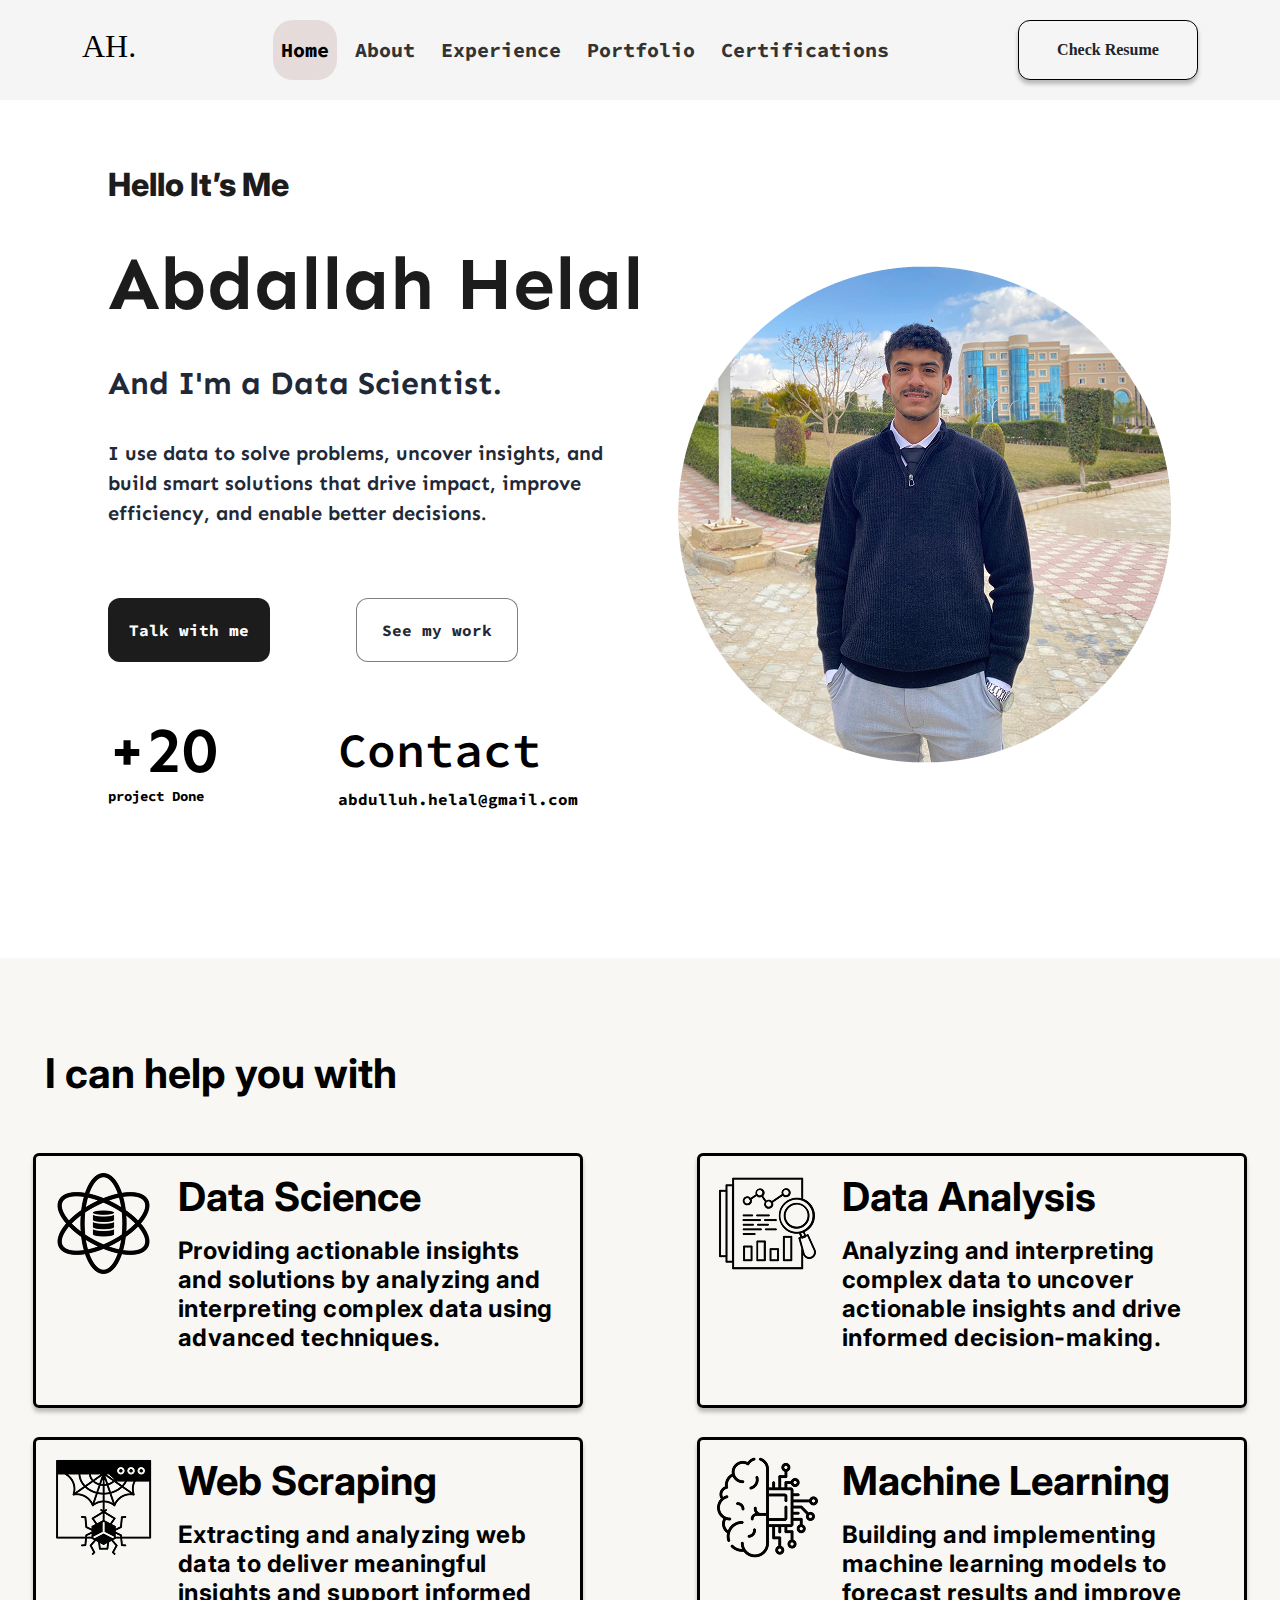
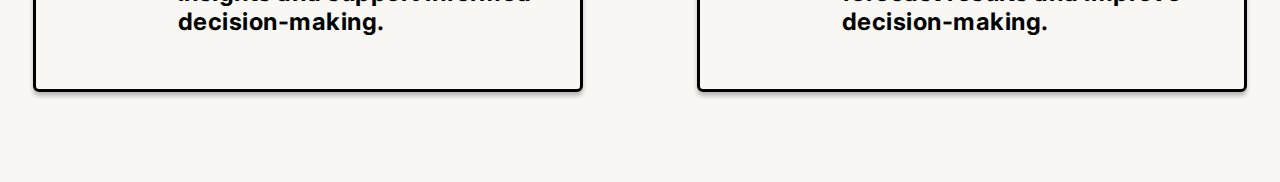
<file: index.html>
<!DOCTYPE html>
<html lang="en">
  <head>
    <meta charset="UTF-8" />
    <meta name="viewport" content="width=4, initial-scale=1.0" />
    <link rel="preconnect" href="https://fonts.googleapis.com" />
    <link rel="preconnect" href="https://fonts.gstatic.com" crossorigin />
    <link
      href="https://fonts.googleapis.com/css2?family=Inter:ital,opsz,wght@0,14..32,100..900;1,14..32,100..900&family=Sen:wght@400..800&family=Source+Code+Pro:ital,wght@0,200..900;1,200..900&display=swap"
      rel="stylesheet"
    />
    <link
      href="https://cdn.jsdelivr.net/npm/bootstrap@5.3.0/dist/css/bootstrap.min.css"
      rel="stylesheet"
    />
    <link rel="stylesheet" href="./css/style.css" />
    <title>Home</title>
  </head>
  <body>
    <main>
      <!-- <header>
       
        <nav>
          <a href="#">Home</a>
          <a href="">About</a>
          <a href="#">Experience</a>
          <a href="#">Portfolio</a>
          <a href="#">Certifications</a>
        </nav>
        <div class="Resume">Check Resume</div> -->
      <!-- </header> -->

      <!-- <header> -->
      <nav class="navbar navbar-expand-lg fixed-top" id="mainNavbar">
        <div class="container">
          <a class="navbar-brand" href="#"> <h2>AH.</h2></a>
          <button
            class="navbar-toggler"
            type="button"
            data-bs-toggle="collapse"
            data-bs-target="#navbarNavDropdown"
            aria-controls="navbarNavDropdown"
            aria-expanded="false"
            aria-label="Toggle navigation"
          >
            <span class="navbar-toggler-icon"></span>
          </button>
          <div
            class="collapse navbar-collapse naiv justify-content-center"
            id="navbarNavDropdown"
          >
            <ul class="navbar-nav">
              <li class="nav-item">
                <a class="nav-link" aria-current="page" href="./index.html">Home</a>
              </li>
              <li class="nav-item">
                <a class="nav-link" href="./about.html">About</a>
              </li>
              <li class="nav-item">
                <a class="nav-link" href="./experience.html">Experience</a>
              </li>
              <li class="nav-item">
                <a class="nav-link" href="./portfollio.html">Portfolio</a>
              </li>
              <li class="nav-item">
                <a class="nav-link" href="./certifications.html">Certifications</a>
              </li>
              <!-- <li class="nav-item dropdown">
                <a
                  class="nav-link dropdown-toggle"
                  href="#"
                  role="button"
                  data-bs-toggle="dropdown"
                  aria-expanded="false"
                >
                  Dropdown link
                </a>
                <ul class="dropdown-menu">
                  <li><a class="dropdown-item" href="#">Action</a></li>
                  <li><a class="dropdown-item" href="#">Another action</a></li>
                  <li>
                    <a class="dropdown-item" href="#">Something else here</a>
                  </li>
                </ul>
              </li> -->
            </ul>
          </div>

          <div class="Resume d-lg-flex d-none">Check Resume</div>
        </div>
      </nav>
      <!-- </header> -->

      <!-- Start Section -->
      <section id="home" class="contaainer home p-5 m-5">
        <div class="container">
          <div class="top">
            <h4>Hello It’s Me</h4>
            <h2>Abdallah Helal</h2>
            <h5>And I'm a <span>Data Scientist.</span></h5>
            <p>
              I use data to solve problems, uncover insights, and build smart
              solutions that drive impact, improve efficiency, and enable better
              decisions.
            </p>

            <div class="btns">
              <a href="" class="talk">Talk with me</a>
              <a href="" class="see">See my work</a>
            </div>

            <div class="numbers">
              <div class="number">
                <h2>+20</h2>
                <span>project Done</span>
              </div>

              <div class="contact">
                <h2>Contact</h2>
                <span
                  ><a href="mailto:abdulluh.helal@gmail.com"
                    >abdulluh.helal@gmail.com</a
                  ></span
                >
              </div>
            </div>
          </div>

          <div class="imageportfollio">
            <img src="./imgs/Ellipse 1.png" alt="" />
          </div>
        </div>
      </section>
      <!-- End Section -->

      <!-- Start Section -->
      <section class="homeDetails">
        <!-- <div class="container"> -->
        <div class="contaainer details">
          <h2>I can help you with</h2>

          <div class="cards row">
            <div class="card col-md-6 col-12">
              <div class="image-card">
                <img src="./imgs/image 1.png" alt="" />
              </div>
              <div class="info-card">
                <h3>Data Science</h3>
                <p>
                  Providing actionable insights and solutions by analyzing and
                  interpreting complex data using advanced techniques.
                </p>
              </div>
            </div>

            <div class="card col-md-6 col-12">
              <div class="image-card">
                <img src="./imgs/imagebottom.png" alt="" />
              </div>
              <div class="info-card">
                <h3>Data Analysis</h3>
                <p>
                  Analyzing and interpreting complex data to uncover actionable
                  insights and drive informed decision-making.
                </p>
              </div>
            </div>

            <div class="card col-md-6 col-12">
              <div class="image-card">
                <img src="./imgs/botpmleftpng.png" alt="" />
              </div>
              <div class="info-card">
                <h3>Web Scraping</h3>
                <p>
                  Extracting and analyzing web data to deliver meaningful
                  insights and support informed decision-making.
                </p>
              </div>
            </div>

            <div class="card col-md-6 col-12">
              <div class="image-card">
                <img src="./imgs/imagebottomright.png" alt="" />
              </div>
              <div class="info-card">
                <h3>Machine Learning</h3>
                <p>
                  Building and implementing machine learning models to forecast
                  results and improve decision-making.
                </p>
              </div>
            </div>
          </div>
        </div>
        <!-- </div> -->
      </section>
      <!-- End Section -->
    </main>
    <script src="https://cdn.jsdelivr.net/npm/bootstrap@5.3.0/dist/js/bootstrap.min.js"></script>
    <script src="./script.js"></script>
  </body>
</html>
</file>
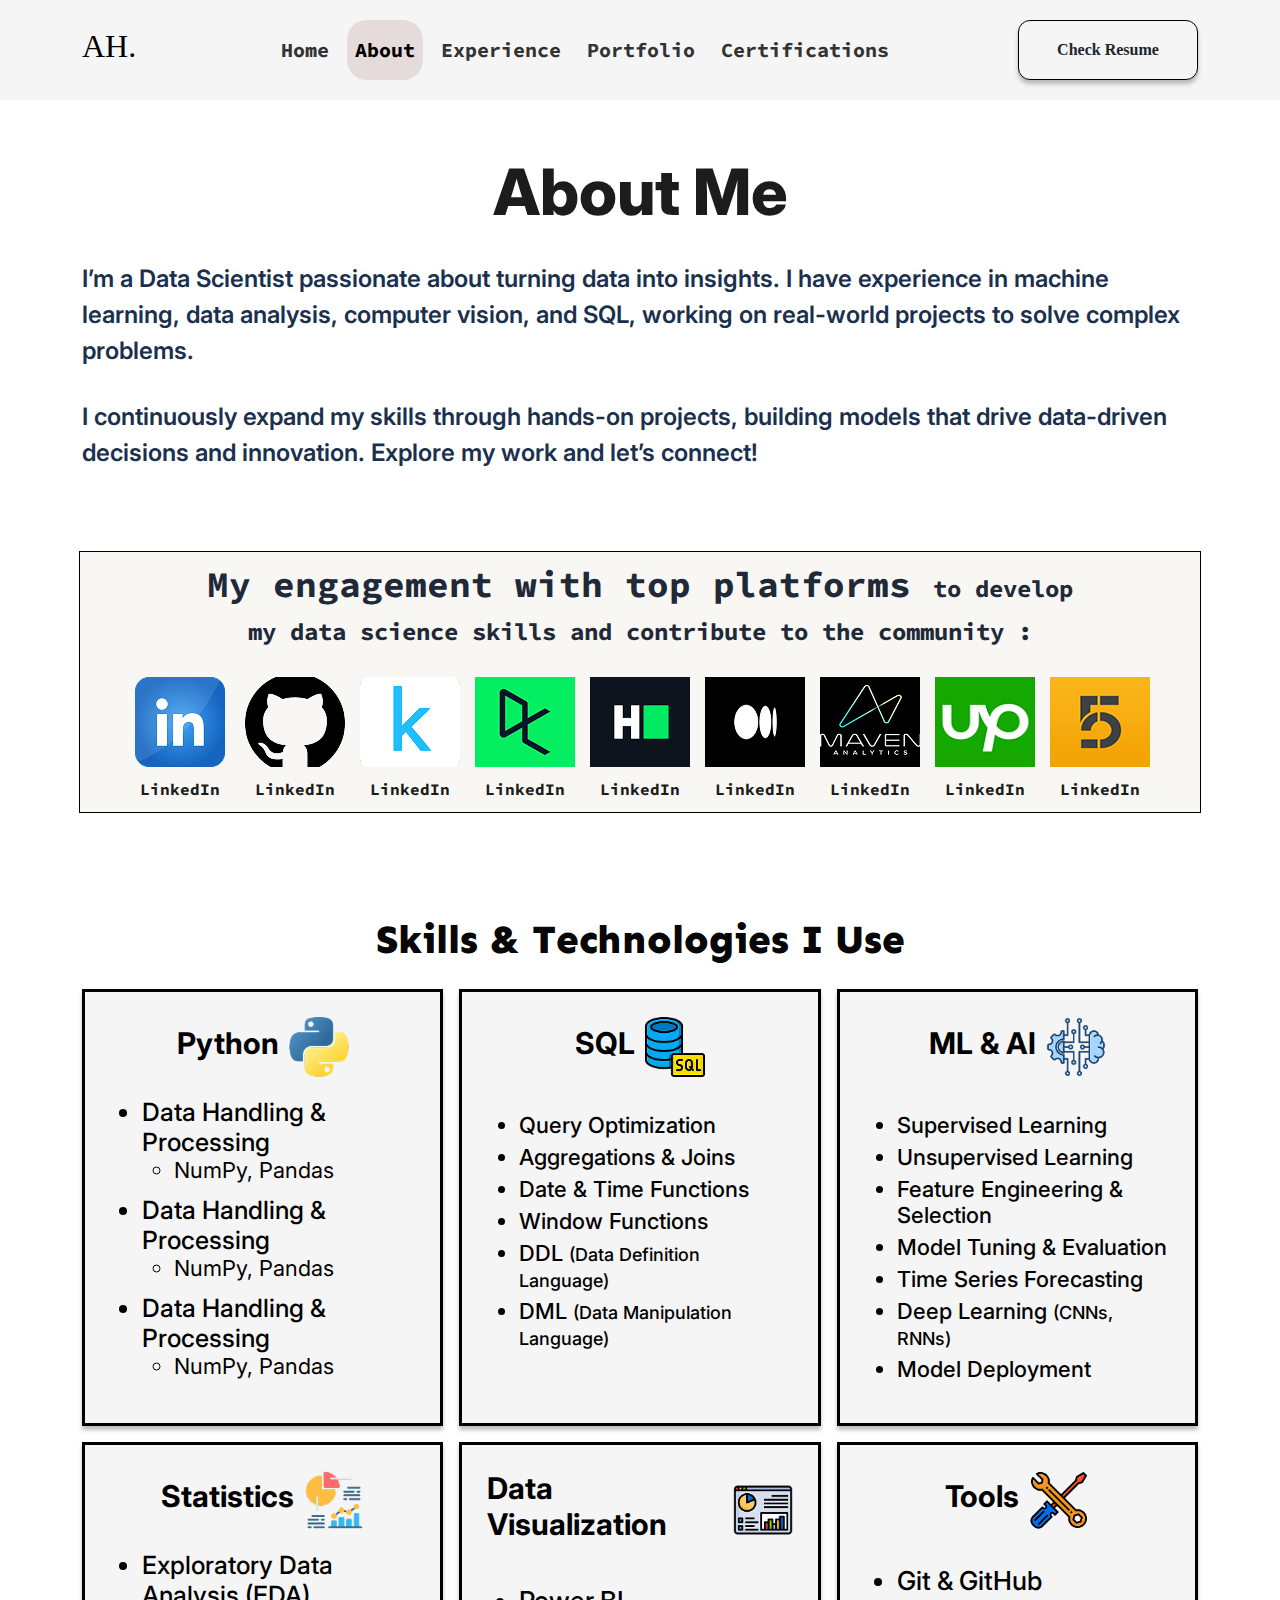
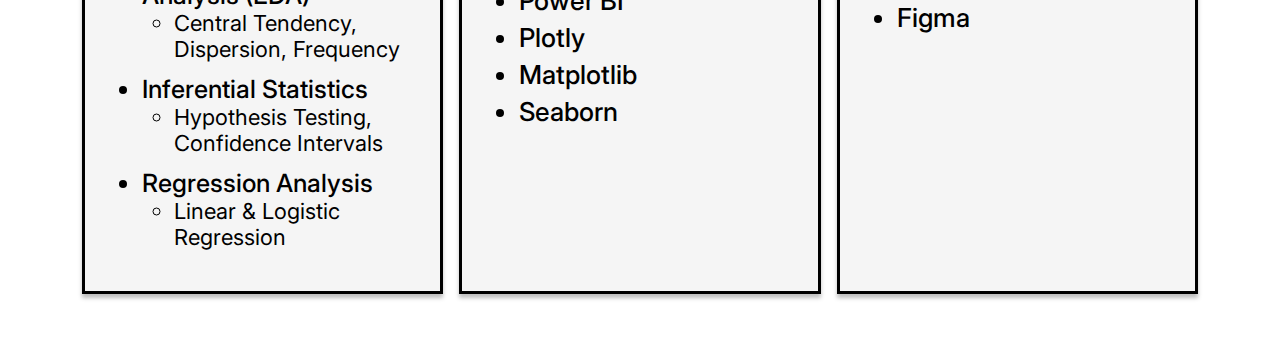
<file: about.html>
<!DOCTYPE html>
<html lang="en">
  <head>
    <meta charset="UTF-8" />
    <meta name="viewport" content="width=device-width, initial-scale=1.0" />
    <title>About</title>
    <link
      href="https://cdn.jsdelivr.net/npm/bootstrap@5.3.0/dist/css/bootstrap.min.css"
      rel="stylesheet"
    />
    <link rel="stylesheet" href="./css/style.css" />
  </head>
  <body>
    <!--  Start Header -->
    <!-- <header>
      <h2>AH.</h2>
      <nav>
        <a href="#">Home</a>
        <a href="">About</a>
        <a href="#">Experience</a>
        <a href="#">Portfolio</a>
        <a href="#">Certifications</a>
      </nav>
      <div class="Resume">Check Resume</div>
    </header> -->

    <nav class="navbar navbar-expand-lg fixed-top" id="mainNavbar">
      <div class="container">
        <a class="navbar-brand" href="#"> <h2>AH.</h2></a>
        <button
          class="navbar-toggler"
          type="button"
          data-bs-toggle="collapse"
          data-bs-target="#navbarNavDropdown"
          aria-controls="navbarNavDropdown"
          aria-expanded="false"
          aria-label="Toggle navigation"
        >
          <span class="navbar-toggler-icon"></span>
        </button>
        <div
          class="collapse navbar-collapse naiv justify-content-center"
          id="navbarNavDropdown"
        >
          <ul class="navbar-nav">
            <li class="nav-item">
              <a class="nav-link" aria-current="page" href="./index.html"
                >Home</a
              >
            </li>
            <li class="nav-item">
              <a class="nav-link" href="./about.html">About</a>
            </li>
            <li class="nav-item">
              <a class="nav-link" href="./experience.html">Experience</a>
            </li>
            <li class="nav-item">
              <a class="nav-link" href="./portfollio.html">Portfolio</a>
            </li>
            <li class="nav-item">
              <a class="nav-link" href="./certifications.html">Certifications</a>
            </li>
            <!-- <li class="nav-item dropdown">
              <a
                class="nav-link dropdown-toggle"
                href="#"
                role="button"
                data-bs-toggle="dropdown"
                aria-expanded="false"
              >
                Dropdown link
              </a>
              <ul class="dropdown-menu">
                <li><a class="dropdown-item" href="#">Action</a></li>
                <li><a class="dropdown-item" href="#">Another action</a></li>
                <li>
                  <a class="dropdown-item" href="#">Something else here</a>
                </li>
              </ul>
            </li> -->
          </ul>
        </div>

        <div class="Resume d-lg-flex d-none">Check Resume</div>
      </div>
    </nav>
    <!-- End Header -->

    <!-- Start Section About -->

    <section>
      <div class="about m-3 p-5">
        <div class="container">
          <h2>About Me</h2>
          <div class="para">
            <p>
              I’m a Data Scientist passionate about turning data into insights.
              I have experience in machine learning, data analysis, computer
              vision, and SQL, working on real-world projects to solve complex
              problems.
            </p>
            <p>
              I continuously expand my skills through hands-on projects,
              building models that drive data-driven decisions and innovation.
              Explore my work and let’s connect!
            </p>
          </div>
        </div>

        <div class="platforms">
          <h4>
            My engagement with top platforms
            <span class="dev"
              >to develop my data science skills and contribute to the community
              <span class="colon">:</span></span
            >
          </h4>

          <div class="plats">
            <div class="block">
              <img src="./imgs/Linkedin.png" alt="linkedin" />
              <span>LinkedIn</span>
            </div>
            <div class="block">
              <img src="./imgs/github.png" alt="linkedin" />
              <span>LinkedIn</span>
            </div>
            <div class="block">
              <img src="./imgs/kaggle.png" alt="linkedin" />
              <span>LinkedIn</span>
            </div>
            <div class="block">
              <img src="./imgs/Datacamp.png" alt="linkedin" />
              <span>LinkedIn</span>
            </div>
            <div class="block">
              <img src="./imgs/hackerrank.png" alt="linkedin" />
              <span>LinkedIn</span>
            </div>
            <div class="block">
              <img src="./imgs/meduim.png" alt="linkedin" />
              <span>LinkedIn</span>
            </div>

            <div class="block">
              <img src="./imgs/maven.png" alt="linkedin" />
              <span>LinkedIn</span>
            </div>
            <div class="block">
              <img src="./imgs/upwork.png" alt="linkedin" />
              <span>LinkedIn</span>
            </div>
            <div class="block">
              <img src="./imgs/khamsatpng.png" alt="linkedin" />
              <span>LinkedIn</span>
            </div>
          </div>
        </div>
      </div>
    </section>

    <!-- Start Section Skills  -->
    <section class="tech">
      <div class="container">
        <h2>Skills & Technologies I Use</h2>

        <div class="skills">
          <div class="row g-3">
            <div class="col-12 col-md-6 col-lg-4">
              <div class="card-skill">
                <div class="head">
                  <h4>Python</h4>
                  <img src="./imgs/python.png" alt="python" />
                </div>
                <ul class="main">
                  <li>
                    Data Handling & Processing
                    <ul class="branch">
                      <li>NumPy, Pandas</li>
                    </ul>
                  </li>
                  <li>
                    Data Handling & Processing
                    <ul class="branch">
                      <li>NumPy, Pandas</li>
                    </ul>
                  </li>
                  <li>
                    Data Handling & Processing
                    <ul class="branch">
                      <li>NumPy, Pandas</li>
                    </ul>
                  </li>
                </ul>
              </div>
            </div>
            <div class="col-12 col-md-6 col-lg-4">
              <div class="card-skill itemm">
                <div class="head">
                  <h4>SQL</h4>
                  <img src="./imgs/sql.png" alt="python" />
                </div>
                <ul class="unlist">
                  <li>Query Optimization</li>
                  <li>Aggregations & Joins</li>
                  <li>Date & Time Functions</li>
                  <li>Window Functions</li>
                  <li>DDL <span>(Data Definition Language)</span></li>
                  <li>DML <span>(Data Manipulation Language)</span></li>
                </ul>
              </div>
            </div>
            <div class="col-12 col-md-6 col-lg-4">
              <div class="card-skill itemm">
                <div class="head">
                  <h4>ML & AI</h4>
                  <img src="./imgs/AI.png" alt="python" />
                </div>
                <ul class="unlist">
                  <li>Supervised Learning</li>
                  <li>Unsupervised Learning</li>
                  <li>Feature Engineering & Selection</li>
                  <li>Model Tuning & Evaluation</li>
                  <li>Time Series Forecasting</li>
                  <li>Deep Learning <span>(CNNs, RNNs)</span></li>
                  <li>Model Deployment</li>
                </ul>
              </div>
            </div>
            <div class="col-12 col-md-6 col-lg-4">
              <div class="card-skill">
                <div class="head">
                  <h4>Statistics</h4>
                  <img src="./imgs/STATIC.png" alt="python" />
                </div>
                <ul class="main">
                  <li>
                    Exploratory Data Analysis (EDA)
                    <ul class="branch">
                      <li>Central Tendency, Dispersion, Frequency</li>
                    </ul>
                  </li>
                  <li>
                    Inferential Statistics
                    <ul class="branch">
                      <li>Hypothesis Testing, Confidence Intervals</li>
                    </ul>
                  </li>
                  <li>
                    Regression Analysis
                    <ul class="branch">
                      <li>Linear & Logistic Regression</li>
                    </ul>
                  </li>
                </ul>
              </div>
            </div>
            <div class="col-12 col-md-6 col-lg-4">
              <div class="card-skill">
                <div class="head">
                  <h4>Data Visualization</h4>
                  <img src="./imgs/visual.png" alt="python" />
                </div>
                <ul class="unlist">
                  <li>Power BI</li>
                  <li>Plotly</li>
                  <li>Matplotlib</li>
                  <li>Seaborn</li>
                </ul>
              </div>
            </div>
            <div class="col-12 col-md-6 col-lg-4">
              <div class="card-skill">
                <div class="head">
                  <h4>Tools</h4>
                  <img src="./imgs/tool.png" alt="python" />
                </div>

                <ul class="unlist">
                  <li>Git & GitHub</li>
                  <li>Figma</li>
                </ul>
              </div>
            </div>
          </div>
        </div>
      </div>
    </section>

    <!-- End Section Skills  -->
    <!-- End Section About -->
    <script src="https://cdn.jsdelivr.net/npm/bootstrap@5.3.0/dist/js/bootstrap.min.js"></script>
    <script src="./script.js"></script>
  </body>
</html>
</file>
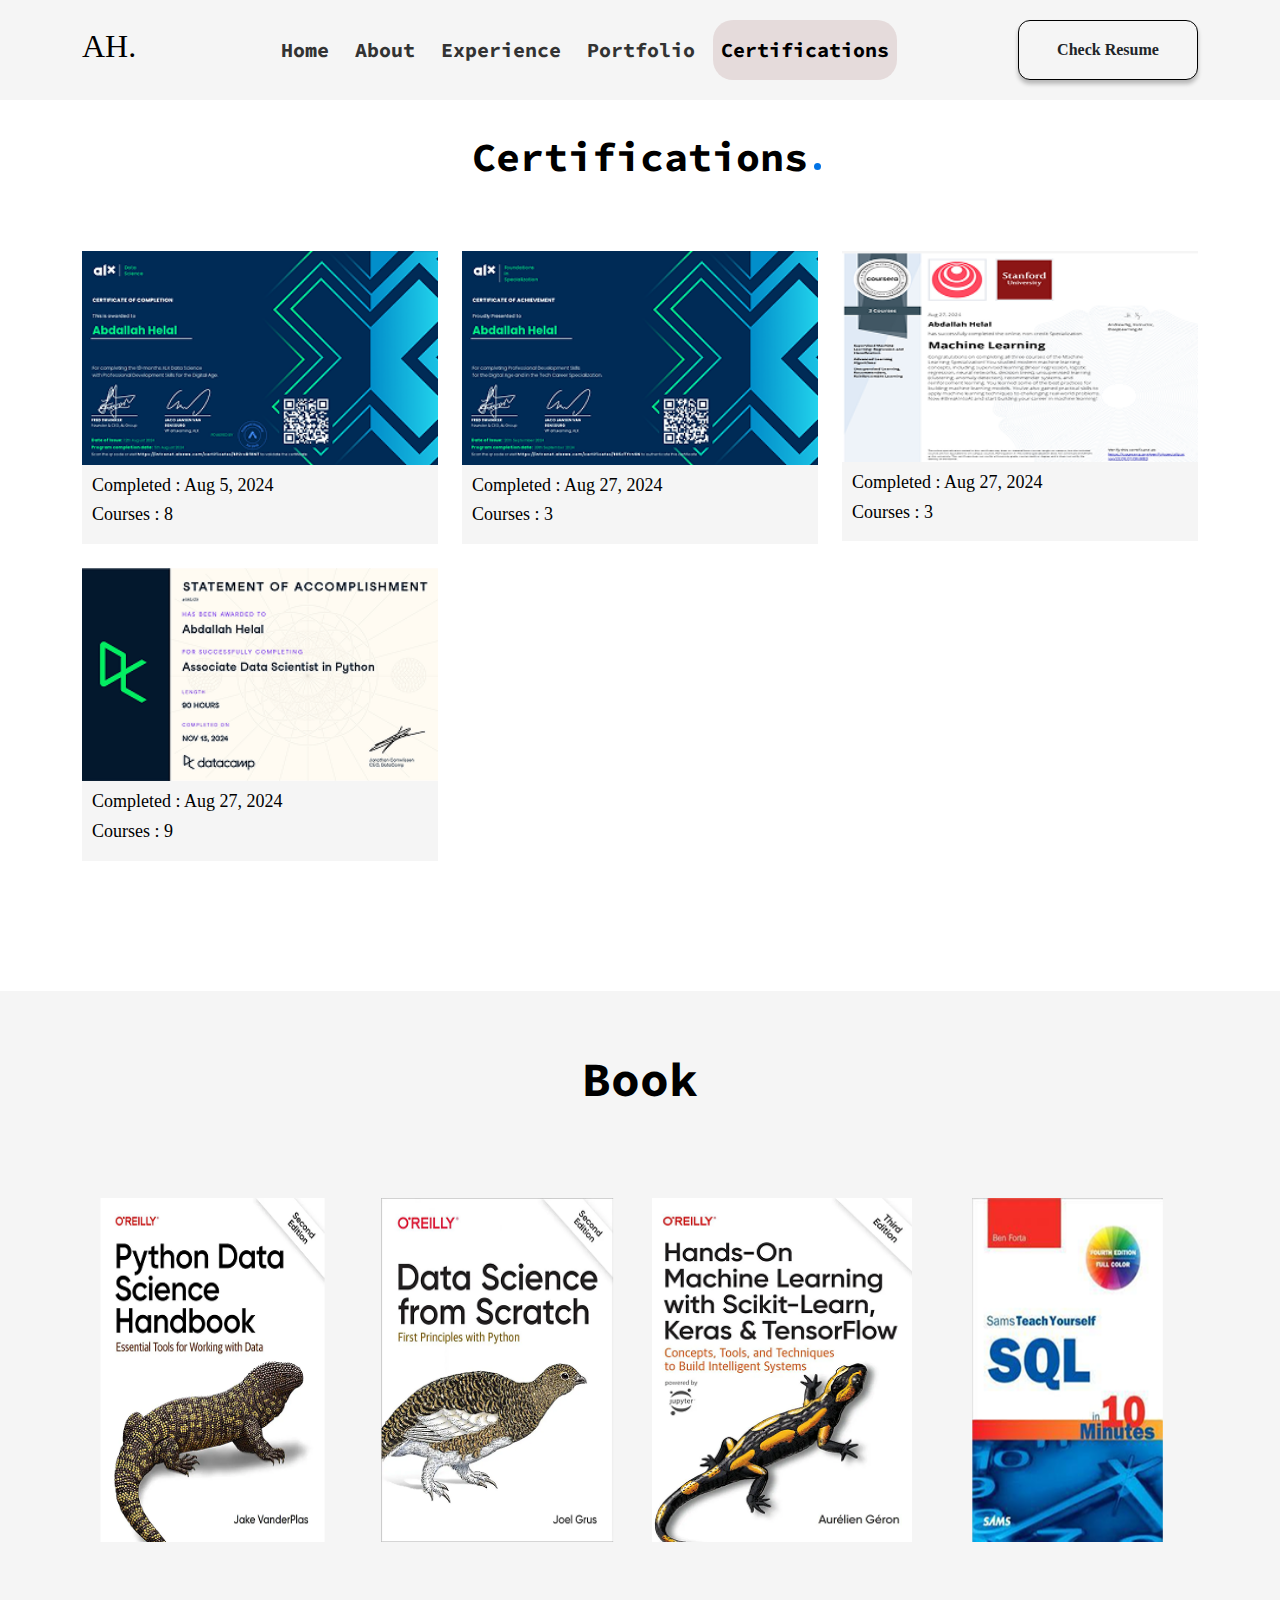
<file: certifications.html>
<!DOCTYPE html>
<html lang="en">
  <head>
    <meta charset="UTF-8" />
    <meta name="viewport" content="width=4, initial-scale=1.0" />
    <link rel="preconnect" href="https://fonts.googleapis.com" />
    <link rel="preconnect" href="https://fonts.gstatic.com" crossorigin />
    <link
      href="https://fonts.googleapis.com/css2?family=Inter:ital,opsz,wght@0,14..32,100..900;1,14..32,100..900&family=Sen:wght@400..800&family=Source+Code+Pro:ital,wght@0,200..900;1,200..900&display=swap"
      rel="stylesheet"
    />
    <link
      href="https://cdn.jsdelivr.net/npm/bootstrap@5.3.0/dist/css/bootstrap.min.css"
      rel="stylesheet"
    />
    <link rel="stylesheet" href="./css/style.css" />
    <title>Home</title>
  </head>
  <body>
    <main>
      <!-- <header>
       
        <nav>
          <a href="#">Home</a>
          <a href="">About</a>
          <a href="#">Experience</a>
          <a href="#">Portfolio</a>
          <a href="#">Certifications</a>
        </nav>
        <div class="Resume">Check Resume</div> -->
      <!-- </header> -->

      <!-- <header> -->
      <nav class="navbar navbar-expand-lg fixed-top" id="mainNavbar">
        <div class="container">
          <a class="navbar-brand" href="#"> <h2>AH.</h2></a>
          <button
            class="navbar-toggler"
            type="button"
            data-bs-toggle="collapse"
            data-bs-target="#navbarNavDropdown"
            aria-controls="navbarNavDropdown"
            aria-expanded="false"
            aria-label="Toggle navigation"
          >
            <span class="navbar-toggler-icon"></span>
          </button>
          <div
            class="collapse navbar-collapse naiv justify-content-center"
            id="navbarNavDropdown"
          >
            <ul class="navbar-nav">
              <li class="nav-item">
                <a
                  class="nav-link"
                  aria-current="page"
                  href="./index.html"
                  >Home</a
                >
              </li>
              <li class="nav-item">
                <a class="nav-link" href="./about.html">About</a>
              </li>
              <li class="nav-item">
                <a class="nav-link" href="./experience.html">Experience</a>
              </li>
              <li class="nav-item">
                <a class="nav-link" href="./portfollio.html">Portfolio</a>
              </li>
              <li class="nav-item">
                <a class="nav-link" href="./certifications.html">Certifications</a>
              </li>
              <!-- <li class="nav-item dropdown">
                <a
                  class="nav-link dropdown-toggle"
                  href="#"
                  role="button"
                  data-bs-toggle="dropdown"
                  aria-expanded="false"
                >
                  Dropdown link
                </a>
                <ul class="dropdown-menu">
                  <li><a class="dropdown-item" href="#">Action</a></li>
                  <li><a class="dropdown-item" href="#">Another action</a></li>
                  <li>
                    <a class="dropdown-item" href="#">Something else here</a>
                  </li>
                </ul>
              </li> -->
            </ul>
          </div>

          <div class="Resume d-lg-flex d-none">Check Resume</div>
        </div>
      </nav>
      <!-- </header> -->

      <section class="certification pt-5 mt-5">
        <div class="container">
          <h2 class="heading-title">Certifications</h2>

          <div class="certifications-content">
            <div class="row g-4">
              <div class="col-12 col-md-6 col-lg-4">
                <div class="certification-item">
                  <img
                    class="w-100"
                    src="./imgs/certificate1.png"
                    alt="certificate"
                  />
                  <div class="item-content-certification">
                    <h6>Completed : Aug 5, 2024</h6>
                    <h6>Courses : 8</h6>
                  </div>
                </div>
              </div>
              <div class="col-12 col-md-6 col-lg-4">
                <div class="certification-item">
                  <img
                    class="w-100"
                    src="./imgs/certificate2.png"
                    alt="certificate"
                  />
                  <div class="item-content-certification">
                    <h6>Completed : Aug 27, 2024</h6>
                    <h6>Courses : 3</h6>
                  </div>
                </div>
              </div>
              <div class="col-12 col-md-6 col-lg-4">
                <div class="certification-item">
                  <img
                    class="w-100"
                    src="./imgs/certificate3.png"
                    alt="certificate"
                  />
                  <div class="item-content-certification">
                    <h6>Completed : Aug 27, 2024</h6>
                    <h6>Courses : 3</h6>
                  </div>
                </div>
              </div>
              <div class="col-12 col-md-6 col-lg-4">
                <div class="certification-item">
                  <img
                    class="w-100"
                    src="./imgs/certificate4.png"
                    alt="certificate"
                  />
                  <div class="item-content-certification">
                    <h6>Completed : Aug 27, 2024</h6>
                    <h6>Courses : 9</h6>
                  </div>
                </div>
              </div>
            </div>
          </div>
        </div>
      </section>

      <section class="books">
        <div class="container">
          <h2>Book</h2>
          <div class="row g-4">
            <div class="col-12 col-sm-6 col-md-4 col-lg-3">
              <div class="books-content">
                <img class="w-100" src="./imgs/book1.png" alt="" />
              </div>
            </div>
            <div class="col-12 col-sm-6 col-md-4 col-lg-3">
              <div class="books-content">
                <img class="w-100" src="./imgs/book2.png" alt="" />
              </div>
            </div>
            <div class="col-12 col-sm-6 col-md-4 col-lg-3">
              <div class="books-content">
                <img class="w-100" src="./imgs/book3.png" alt="" />
              </div>
            </div>
            <div class="col-12 col-sm-6 col-md-4 col-lg-3">
              <div class="books-content">
                <img class="w-100" src="./imgs/book4.png" alt="" />
              </div>
            </div>
          </div>
        </div>
      </section>
    </main>
    <script src="https://cdn.jsdelivr.net/npm/bootstrap@5.3.0/dist/js/bootstrap.min.js"></script>
    <script src="./script.js"></script>
  </body>
</html>
</file>
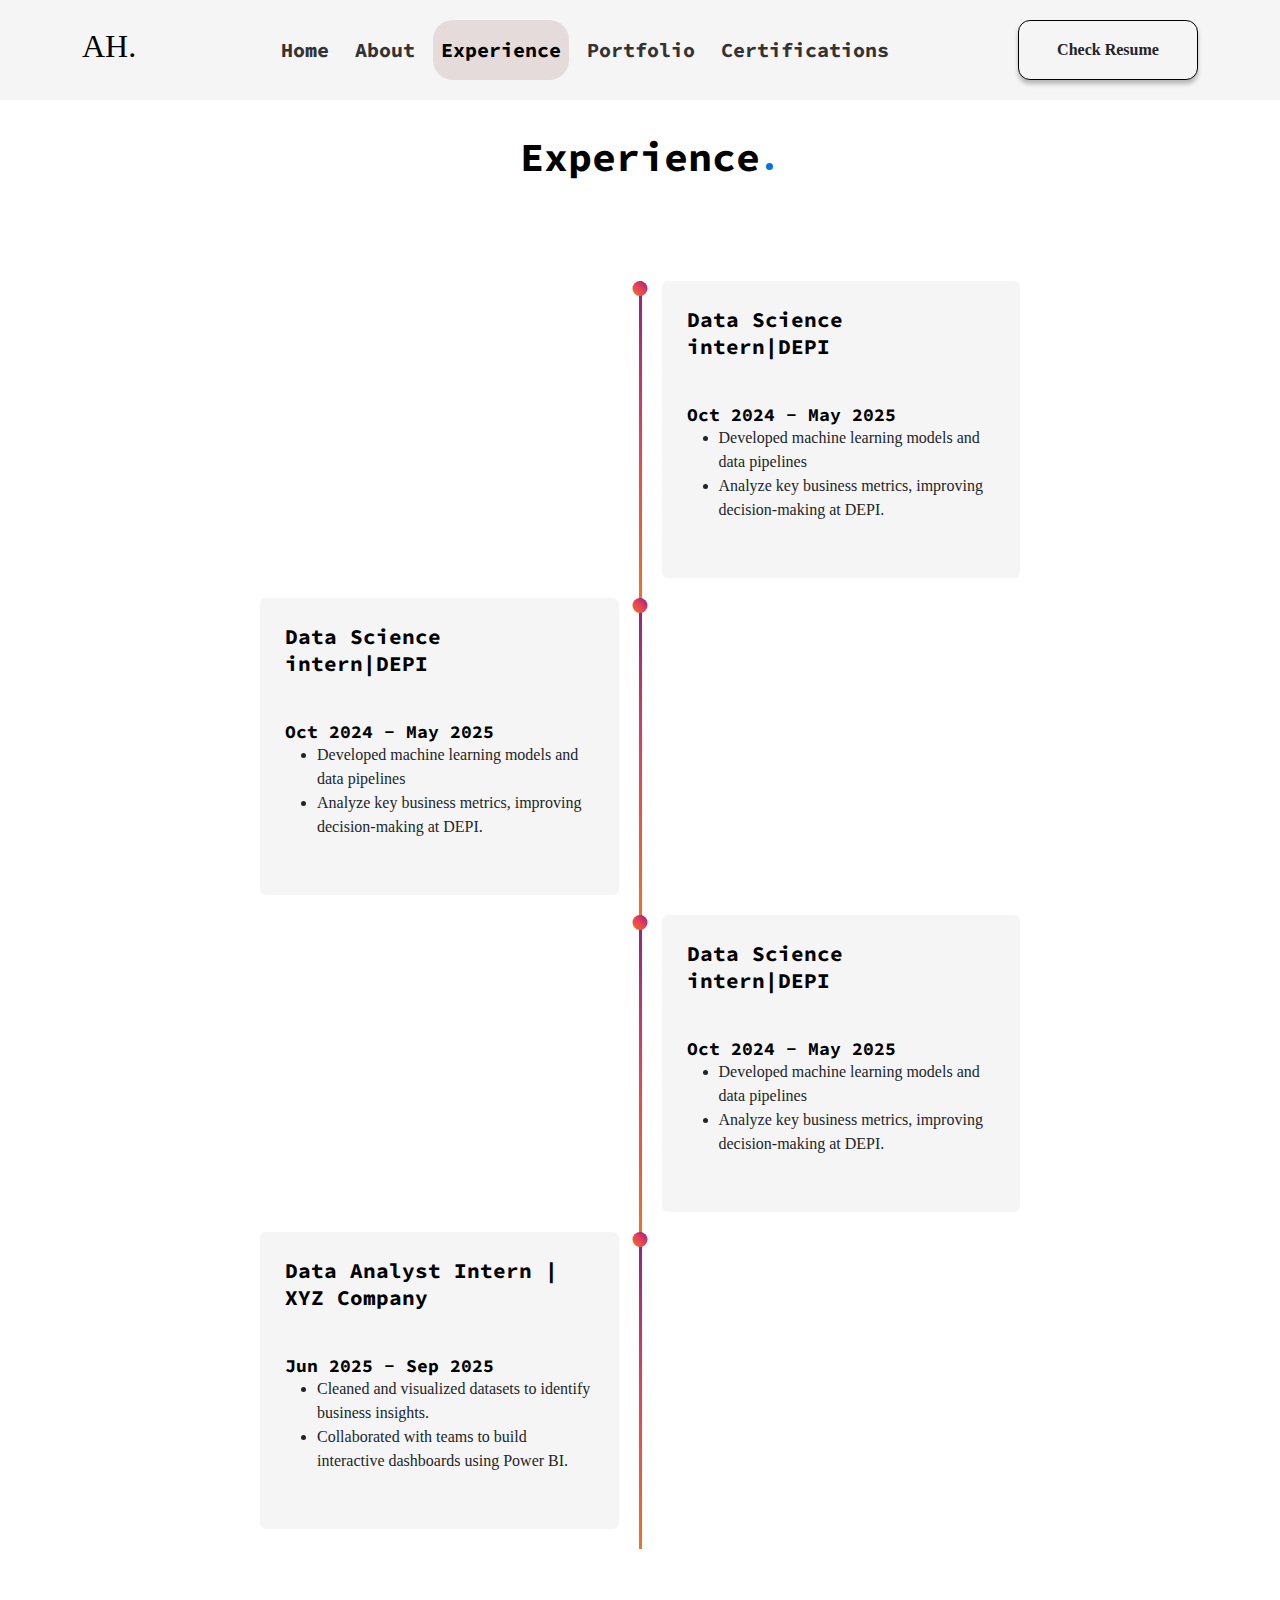
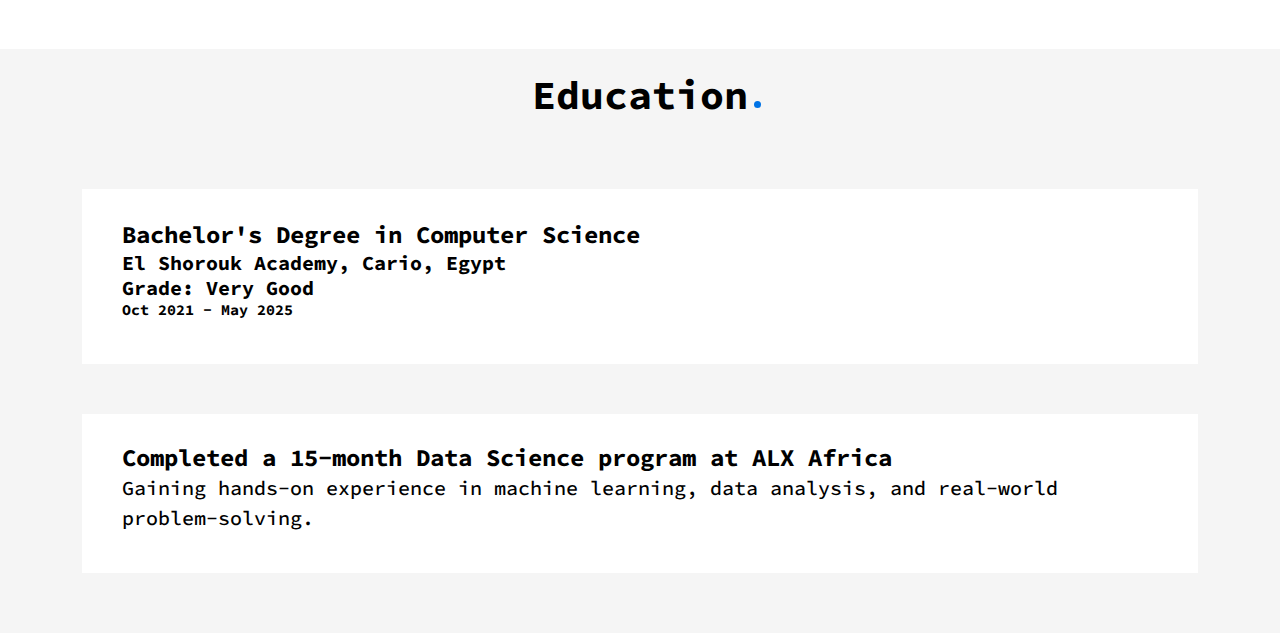
<file: experience.html>
<!DOCTYPE html>
<html lang="en">
  <head>
    <meta charset="UTF-8" />
    <meta name="viewport" content="width=4, initial-scale=1.0" />
    <link rel="preconnect" href="https://fonts.googleapis.com" />
    <link rel="preconnect" href="https://fonts.gstatic.com" crossorigin />
    <link
      href="https://fonts.googleapis.com/css2?family=Inter:ital,opsz,wght@0,14..32,100..900;1,14..32,100..900&family=Sen:wght@400..800&family=Source+Code+Pro:ital,wght@0,200..900;1,200..900&display=swap"
      rel="stylesheet"
    />
    <link
      href="https://cdn.jsdelivr.net/npm/bootstrap@5.3.0/dist/css/bootstrap.min.css"
      rel="stylesheet"
    />
    <link rel="stylesheet" href="./css/style.css" />
    <title>Home</title>
  </head>
  <body>
    <main>
      <!-- <header>
       
        <nav>
          <a href="#">Home</a>
          <a href="">About</a>
          <a href="#">Experience</a>
          <a href="#">Portfolio</a>
          <a href="#">Certifications</a>
        </nav>
        <div class="Resume">Check Resume</div> -->
      <!-- </header> -->

      <!-- <header> -->
      <nav class="navbar navbar-expand-lg fixed-top" id="mainNavbar">
        <div class="container">
          <a class="navbar-brand" href="#"> <h2>AH.</h2></a>
          <button
            class="navbar-toggler"
            type="button"
            data-bs-toggle="collapse"
            data-bs-target="#navbarNavDropdown"
            aria-controls="navbarNavDropdown"
            aria-expanded="false"
            aria-label="Toggle navigation"
          >
            <span class="navbar-toggler-icon"></span>
          </button>
          <div
            class="collapse navbar-collapse naiv justify-content-center"
            id="navbarNavDropdown"
          >
            <ul class="navbar-nav">
              <li class="nav-item">
                <a
                  class="nav-link"
                  aria-current="page"
                  href="./index.html"
                  >Home</a
                >
              </li>
              <li class="nav-item">
                <a class="nav-link" href="./about.html">About</a>
              </li>
              <li class="nav-item">
                <a class="nav-link" href="./experience.html">Experience</a>
              </li>
              <li class="nav-item">
                <a class="nav-link" href="./portfollio.html">Portfolio</a>
              </li>
              <li class="nav-item">
                <a class="nav-link" href="./certifications.html">Certifications</a>
              </li>
              <!-- <li class="nav-item dropdown">
                <a
                  class="nav-link dropdown-toggle"
                  href="#"
                  role="button"
                  data-bs-toggle="dropdown"
                  aria-expanded="false"
                >
                  Dropdown link
                </a>
                <ul class="dropdown-menu">
                  <li><a class="dropdown-item" href="#">Action</a></li>
                  <li><a class="dropdown-item" href="#">Another action</a></li>
                  <li>
                    <a class="dropdown-item" href="#">Something else here</a>
                  </li>
                </ul>
              </li> -->
            </ul>
          </div>

          <div class="Resume d-lg-flex d-none">Check Resume</div>
        </div>
      </nav>
      <!-- </header> -->

      <section class="experience pt-5 mt-5">
        <div class="container">
          <h2 class="heading-title">Experience</h2>

          <div class="design-section">
            <div class="timeline">
              <div class="timeline-empty"></div>
              <div class="timeline-middle">
                <div class="timeline-circle"></div>
              </div>
              <div class="timeline-component timeline-content">
                <h3>Data Science intern|DEPI</h3>
                <h5>Oct 2024 - May 2025</h5>
                <ul>
                  <li>Developed machine learning models and data pipelines</li>
                  <li>
                    Analyze key business metrics, improving decision-making at
                    DEPI.
                  </li>
                </ul>
              </div>
              <div class="timeline-component timeline-content">
                <h3>Data Science intern|DEPI</h3>
                <h5>Oct 2024 - May 2025</h5>
                <ul>
                  <li>Developed machine learning models and data pipelines</li>
                  <li>
                    Analyze key business metrics, improving decision-making at
                    DEPI.
                  </li>
                </ul>
              </div>
              <div class="timeline-middle">
                <div class="timeline-circle"></div>
              </div>
              <div class="timeline-empty"></div>

              <div class="timeline-empty"></div>

              <div class="timeline-middle">
                <div class="timeline-circle"></div>
              </div>
              <div class="timeline-component timeline-content">
                <h3>Data Science intern|DEPI</h3>
                <h5>Oct 2024 - May 2025</h5>
                <ul>
                  <li>Developed machine learning models and data pipelines</li>
                  <li>
                    Analyze key business metrics, improving decision-making at
                    DEPI.
                  </li>
                </ul>
              </div>
              <div class="timeline-component timeline-content">
                <h3>Data Analyst Intern | XYZ Company</h3>
                <h5>Jun 2025 - Sep 2025</h5>
                <ul>
                  <li>
                    Cleaned and visualized datasets to identify business
                    insights.
                  </li>
                  <li>
                    Collaborated with teams to build interactive dashboards
                    using Power BI.
                  </li>
                </ul>
              </div>
              <div class="timeline-middle">
                <div class="timeline-circle"></div>
              </div>
              <div class="timeline-empty"></div>
            </div>
          </div>
        </div>
      </section>

      <section class="education">
        <div class="container">
          <h2 class="heading-title">Education</h2>
          <div class="content-edu-Degree">
            <h5>Bachelor's Degree in Computer Science</h5>
            <h6>El Shorouk Academy, Cario, Egypt</h6>
            <p class="good"><span>Grade:</span> Very Good</p>
            <p class="address">Oct 2021 - May 2025</p>
          </div>

          <div class="content-edu-data">
            <h5>
              Completed a 15-month Data Science program at ALX Africa
            </h5>
            <p>Gaining hands-on experience in machine learning, data analysis, and real-world problem-solving.</p>
          </div>
        </div>
      </section>
    </main>
    <script src="https://cdn.jsdelivr.net/npm/bootstrap@5.3.0/dist/js/bootstrap.min.js"></script>
    <script src="./script.js"></script>
  </body>
</html>
</file>
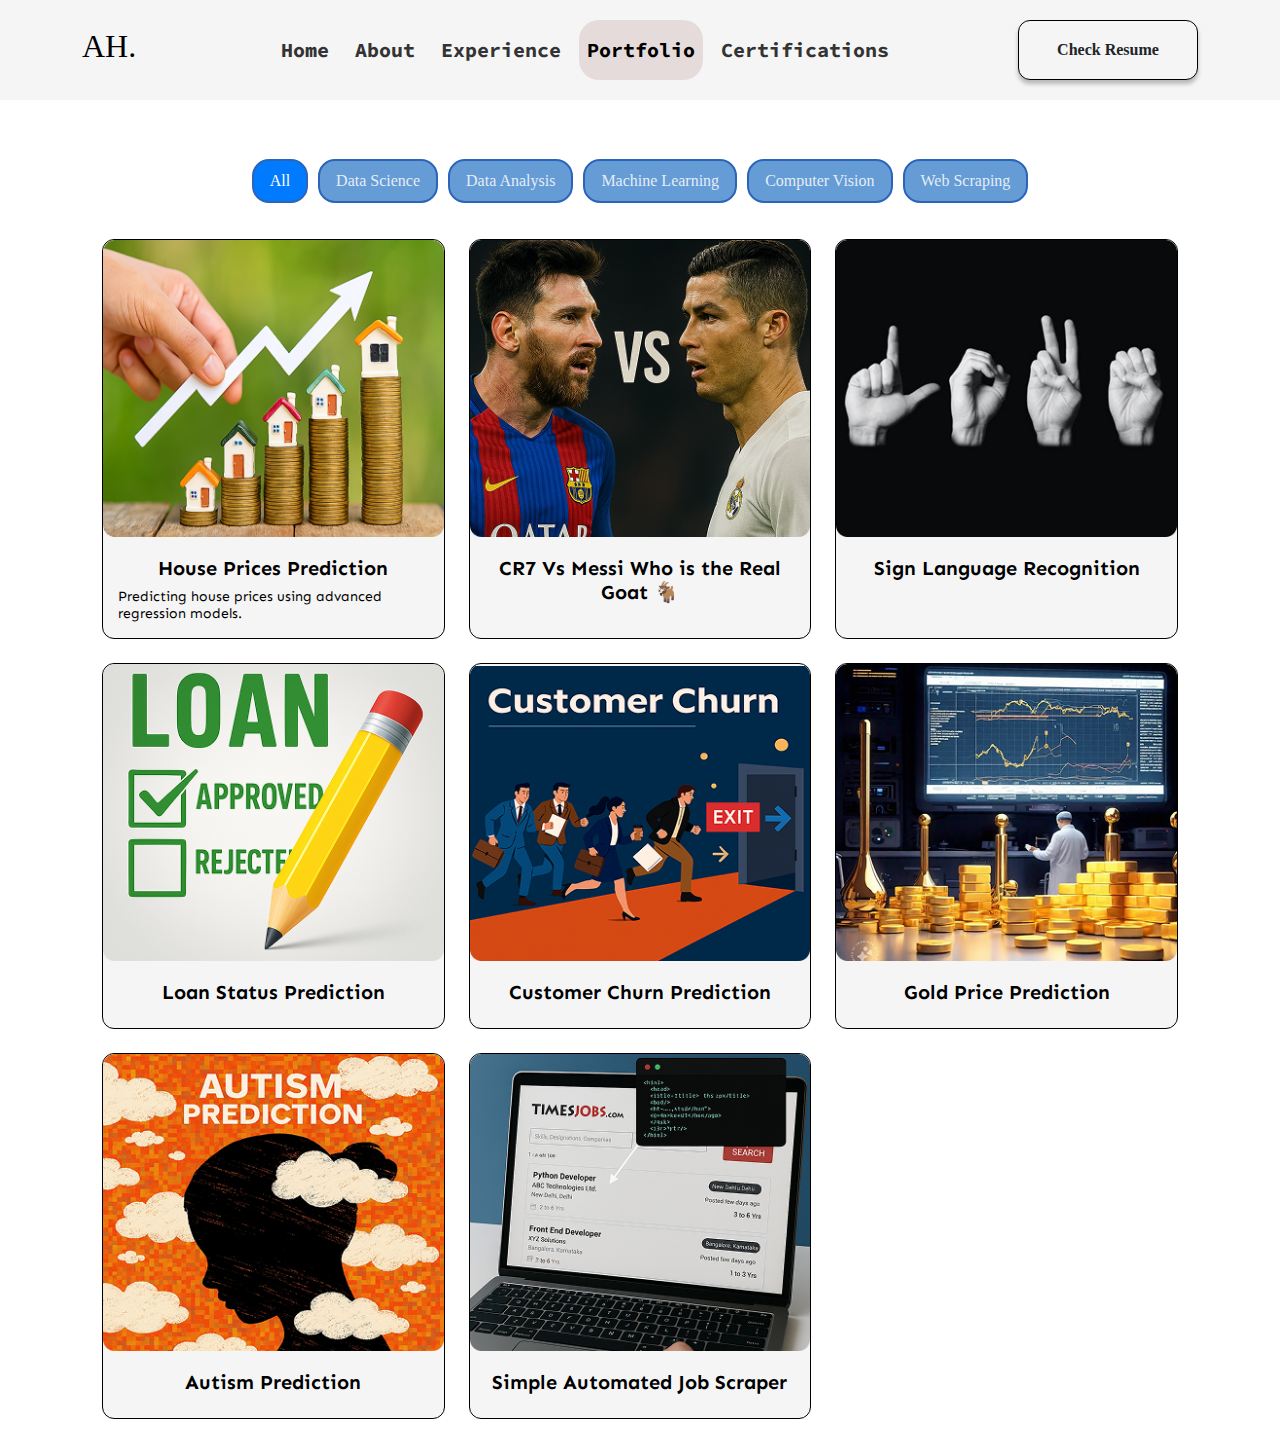
<file: portfollio.html>
<!DOCTYPE html>
<html lang="en">
  <head>
    <meta charset="UTF-8" />
    <meta name="viewport" content="width=4, initial-scale=1.0" />
    <link rel="preconnect" href="https://fonts.googleapis.com" />
    <link rel="preconnect" href="https://fonts.gstatic.com" crossorigin />
    <link
      href="https://fonts.googleapis.com/css2?family=Inter:ital,opsz,wght@0,14..32,100..900;1,14..32,100..900&family=Sen:wght@400..800&family=Source+Code+Pro:ital,wght@0,200..900;1,200..900&display=swap"
      rel="stylesheet"
    />
    <link
      href="https://cdn.jsdelivr.net/npm/bootstrap@5.3.0/dist/css/bootstrap.min.css"
      rel="stylesheet"
    />
    <link rel="stylesheet" href="./css/style.css" />
    <title>Home</title>
  </head>
  <body>
    <main>
      <!-- <header>
       
        <nav>
          <a href="#">Home</a>
          <a href="">About</a>
          <a href="#">Experience</a>
          <a href="#">Portfolio</a>
          <a href="#">Certifications</a>
        </nav>
        <div class="Resume">Check Resume</div> -->
      <!-- </header> -->

      <!-- <header> -->
      <nav class="navbar navbar-expand-lg fixed-top" id="mainNavbar">
        <div class="container">
          <a class="navbar-brand" href="#"> <h2>AH.</h2></a>
          <button
            class="navbar-toggler"
            type="button"
            data-bs-toggle="collapse"
            data-bs-target="#navbarNavDropdown"
            aria-controls="navbarNavDropdown"
            aria-expanded="false"
            aria-label="Toggle navigation"
          >
            <span class="navbar-toggler-icon"></span>
          </button>
          <div
            class="collapse navbar-collapse naiv justify-content-center"
            id="navbarNavDropdown"
          >
            <ul class="navbar-nav">
              <li class="nav-item">
                <a class="nav-link" aria-current="page" href="./index.html"
                  >Home</a
                >
              </li>
              <li class="nav-item">
                <a class="nav-link" href="./about.html">About</a>
              </li>
              <li class="nav-item">
                <a class="nav-link" href="./experience.html">Experience</a>
              </li>
              <li class="nav-item">
                <a class="nav-link" href="./portfollio.html">Portfolio</a>
              </li>
              <li class="nav-item">
                <a class="nav-link" href="./certifications.html"
                  >Certifications</a
                >
              </li>
              <!-- <li class="nav-item dropdown">
                <a
                  class="nav-link dropdown-toggle"
                  href="#"
                  role="button"
                  data-bs-toggle="dropdown"
                  aria-expanded="false"
                >
                  Dropdown link
                </a>
                <ul class="dropdown-menu">
                  <li><a class="dropdown-item" href="#">Action</a></li>
                  <li><a class="dropdown-item" href="#">Another action</a></li>
                  <li>
                    <a class="dropdown-item" href="#">Something else here</a>
                  </li>
                </ul>
              </li> -->
            </ul>
          </div>

          <div class="Resume d-lg-flex d-none">Check Resume</div>
        </div>
      </nav>
      <!-- </header> -->

      <section>
        <div class="container">
          <h2>Portfollio</h2>

          <div class="navs-tabs pt-5 mt-5">
            <div class="filter-tabs-container">
              <ul class="nav nav-pills mb-3" id="filterTabs" role="tablist">
                <li class="nav-item" role="presentation">
                  <button
                    class="nav-link active"
                    id="all-tab"
                    data-bs-toggle="pill"
                    data-bs-target="#all"
                    type="button"
                    role="tab"
                    aria-controls="all"
                    aria-selected="true"
                  >
                    All
                  </button>
                </li>
                <li class="nav-item" role="presentation">
                  <button
                    class="nav-link"
                    id="DataScience-tab"
                    data-bs-toggle="pill"
                    data-bs-target="#DataScience"
                    type="button"
                    role="tab"
                    aria-controls="DataScience"
                    aria-selected="false"
                  >
                    Data Science
                  </button>
                </li>
                <li class="nav-item" role="presentation">
                  <button
                    class="nav-link"
                    id="DataAnalysis-tab"
                    data-bs-toggle="pill"
                    data-bs-target="#DataAnalysis"
                    type="button"
                    role="tab"
                    aria-controls="DataAnalysis"
                    aria-selected="false"
                  >
                    Data Analysis
                  </button>
                </li>
                <li class="nav-item" role="presentation">
                  <button
                    class="nav-link"
                    id="MachineLearning-tab"
                    data-bs-toggle="pill"
                    data-bs-target="#MachineLearning"
                    type="button"
                    role="tab"
                    aria-controls="MachineLearning"
                    aria-selected="false"
                  >
                    Machine Learning
                  </button>
                </li>
                <li class="nav-item" role="presentation">
                  <button
                    class="nav-link"
                    id="ComputerVision-tab"
                    data-bs-toggle="pill"
                    data-bs-target="#ComputerVision"
                    type="button"
                    role="tab"
                    aria-controls="ComputerVision"
                    aria-selected="false"
                  >
                    Computer Vision
                  </button>
                </li>
                <li class="nav-item" role="presentation">
                  <button
                    class="nav-link"
                    id="WebScraping-tab"
                    data-bs-toggle="pill"
                    data-bs-target="#WebScraping"
                    type="button"
                    role="tab"
                    aria-controls="WebScraping"
                    aria-selected="false"
                  >
                    Web Scraping
                  </button>
                </li>
              </ul>

              <div class="tab-content" id="filterTabsContent">
                <div
                  class="tab-pane fade show active"
                  id="all"
                  role="tabpanel"
                  aria-labelledby="all-tab"
                >
                  <!-- محتوى قسم الكل -->
                  <div class="filtered-items">
                    <div class="row g-3 g-lg-4">
                      <div class="col-12 col-md-6 col-lg-4">
                        <div class="item">
                          <img
                            src="./imgs/realstate.png"
                            class="w-100"
                            alt=""
                          />
                          <div class="content-card-navs">
                            <h5>House Prices Prediction</h5>
                            <p>
                              Predicting house prices using advanced regression
                              models.
                            </p>
                          </div>
                        </div>
                      </div>
                      <div class="col-12 col-md-6 col-lg-4">
                        <div class="item">
                          <img src="./imgs/messi.png" class="w-100" alt="" />
                          <div class="content-card-navs">
                            <h5>CR7 Vs Messi Who is the Real Goat 🐐</h5>
                          </div>
                        </div>
                      </div>
                      <div class="col-12 col-md-6 col-lg-4">
                        <div class="item">
                          <img src="./imgs/port3.png" class="w-100" alt="" />
                          <div class="content-card-navs">
                            <h5>Sign Language Recognition</h5>
                          </div>
                        </div>
                      </div>
                      <div class="col-12 col-md-6 col-lg-4">
                        <div class="item">
                          <img src="./imgs/port4.png" class="w-100" alt="" />
                          <div class="content-card-navs">
                            <h5>Loan Status Prediction</h5>
                          </div>
                        </div>
                      </div>
                      <div class="col-12 col-md-6 col-lg-4">
                        <div class="item">
                          <img src="./imgs/port5.png" class="w-100" alt="" />
                          <div class="content-card-navs">
                            <h5>Customer Churn Prediction</h5>
                          </div>
                        </div>
                      </div>
                      <div class="col-12 col-md-6 col-lg-4">
                        <div class="item">
                          <img src="./imgs/port6.png" class="w-100" alt="" />
                          <div class="content-card-navs">
                            <h5>Gold Price Prediction</h5>
                          </div>
                        </div>
                      </div>
                      <div class="col-12 col-md-6 col-lg-4">
                        <div class="item">
                          <img src="./imgs/port7.png" class="w-100" alt="" />
                          <div class="content-card-navs">
                            <h5>Autism Prediction</h5>
                          </div>
                        </div>
                      </div>
                      <div class="col-12 col-md-6 col-lg-4">
                        <div class="item">
                          <img src="./imgs/port8.png" class="w-100" alt="" />
                          <div class="content-card-navs">
                            <h5>Simple Automated Job Scraper</h5>
                          </div>
                        </div>
                      </div>
                    </div>
                  </div>
                </div>
                <div
                  class="tab-pane fade"
                  id="DataScience"
                  role="tabpanel"
                  aria-labelledby="DataScience-tab"
                >
                  <!-- محتوى قسم المميز -->
                  <div class="filtered-items">
                    <div class="row g-3 g-lg-4">
                      <div class="col-12 col-md-6 col-lg-4">
                        <div class="item">
                          <img
                            src="./imgs/realstate.png"
                            class="w-100"
                            alt=""
                          />
                          <div class="content-card-navs"></div>
                        </div>
                      </div>
                      <div class="col-12 col-md-6 col-lg-4">
                        <div class="item">
                          <img
                            src="./imgs/realstate.png"
                            class="w-100"
                            alt=""
                          />
                          <div class="content-card-navs"></div>
                        </div>
                      </div>
                      <div class="col-12 col-md-6 col-lg-4">
                        <div class="item">
                          <img
                            src="./imgs/realstate.png"
                            class="w-100"
                            alt=""
                          />
                          <div class="content-card-navs"></div>
                        </div>
                      </div>
                      <div class="col-12 col-md-6 col-lg-4">
                        <div class="item">
                          <img
                            src="./imgs/realstate.png"
                            class="w-100"
                            alt=""
                          />
                          <div class="content-card-navs"></div>
                        </div>
                      </div>
                      <div class="col-12 col-md-6 col-lg-4">
                        <div class="item">
                          <img
                            src="./imgs/realstate.png"
                            class="w-100"
                            alt=""
                          />
                          <div class="content-card-navs"></div>
                        </div>
                      </div>
                    </div>
                  </div>
                </div>
                <div
                  class="tab-pane fade"
                  id="DataAnalysis"
                  role="tabpanel"
                  aria-labelledby="DataAnalysis-tab"
                >
                  <!-- محتوى قسم الجديد -->
                  <div class="filtered-items">
                    <div class="row g-3 g-lg-4">
                      <div class="col-12 col-md-6 col-lg-4">
                        <div class="item">
                          <img src="./imgs/messi.png" class="w-100" alt="" />
                          <div class="content-card-navs">
                            <h5>CR7 Vs Messi Who is the Real Goat 🐐</h5>
                          </div>
                        </div>
                      </div>

                      <div class="col-12 col-md-6 col-lg-4">
                        <div class="item">
                          <img
                            src="./imgs/realstate.png"
                            class="w-100"
                            alt=""
                          />
                          <div class="content-card-navs"></div>
                        </div>
                      </div>
                    </div>
                  </div>
                </div>
                <div
                  class="tab-pane fade"
                  id="MachineLearning"
                  role="tabpanel"
                  aria-labelledby="MachineLearning-tab"
                >
                  <!-- محتوى قسم الأكثر مشاهدة -->
                  <div class="filtered-items">
                    <div class="row g-3 g-lg-4">
                      <div class="col-12 col-md-6 col-lg-4">
                        <div class="item">
                          <img
                            src="./imgs/realstate.png"
                            class="w-100"
                            alt=""
                          />
                          <div class="content-card-navs">
                            <h5>House Prices Prediction</h5>
                            <p>
                              Predicting house prices using advanced regression
                              models.
                            </p>
                          </div>
                        </div>
                      </div>

                      <div class="col-12 col-md-6 col-lg-4">
                        <div class="item">
                          <img src="./imgs/port4.png" class="w-100" alt="" />
                          <div class="content-card-navs">
                            <h5>Loan Status Prediction</h5>
                          </div>
                        </div>
                      </div>

                      <div class="col-12 col-md-6 col-lg-4">
                        <div class="item">
                          <img src="./imgs/port7.png" class="w-100" alt="" />
                          <div class="content-card-navs">
                            <h5>Autism Prediction</h5>
                          </div>
                        </div>
                      </div>
                    </div>
                  </div>
                </div>
                <div
                  class="tab-pane fade"
                  id="ComputerVision"
                  role="tabpanel"
                  aria-labelledby="ComputerVision-tab"
                >
                  <!-- محتوى قسم الأكثر مشاهدة -->
                  <div class="filtered-items">
                    <div class="row g-3 g-lg-4">
                      <div class="col-12 col-md-6 col-lg-4">
                        <div class="item">
                          <img src="./imgs/port3.png" class="w-100" alt="" />
                          <div class="content-card-navs">
                            <h5>Sign Language Recognition</h5>
                          </div>
                        </div>
                      </div>
                    </div>
                  </div>
                </div>
                <div
                  class="tab-pane fade"
                  id="WebScraping"
                  role="tabpanel"
                  aria-labelledby="WebScraping-tab"
                >
                  <!-- محتوى قسم الأكثر مشاهدة -->
                  <div class="filtered-items">
                    <div class="row g-3 g-lg-4">
                      <div class="col-12 col-md-6 col-lg-4">
                        <div class="item">
                          <img src="./imgs/port8.png" class="w-100" alt="" />
                          <div class="content-card-navs">
                          </div>
                        </div>
                      </div>
                      <div class="col-12 col-md-6 col-lg-4">
                        <div class="item">
                          <img
                            src="./imgs/realstate.png"
                            class="w-100"
                            alt=""
                          />
                          <div class="content-card-navs">
                          </div>
                        </div>
                      </div>
                  
                    </div>
                  </div>
                </div>
                <div
                  class="tab-pane fade"
                  id="popular"
                  role="tabpanel"
                  aria-labelledby="popular-tab"
                >
                  <!-- محتوى قسم الأكثر مشاهدة -->
                  <div class="filtered-items">
                    <div class="item">عنصر مشهور 1</div>
                    <div class="item">عنصر مشهور 2</div>
                    <div class="item">عنصر مشهور 3</div>
                  </div>
                </div>
                <div
                  class="tab-pane fade"
                  id="popular"
                  role="tabpanel"
                  aria-labelledby="popular-tab"
                >
                  <!-- محتوى قسم الأكثر مشاهدة -->
                  <div class="filtered-items">
                    <div class="item">عنصر مشهور 1</div>
                    <div class="item">عنصر مشهور 2</div>
                    <div class="item">عنصر مشهور 3</div>
                  </div>
                </div>
              </div>
            </div>
          </div>
        </div>
      </section>
    </main>
    <script src="https://cdn.jsdelivr.net/npm/bootstrap@5.3.0/dist/js/bootstrap.min.js"></script>
    <script src="./script.js"></script>
  </body>
</html>
</file>
<file: css/style.css>
/* Start Import */
@import url("https://fonts.googleapis.com/css2?family=Inter:ital,wght@0,100..900;1,100..900&family=Sen:wght@400..800&family=Source+Code+Pro:ital,wght@0,200..900;1,200..900&display=swap");
/* @import url("https://cdn.jsdelivr.net/npm/bootstrap@5.3.0/dist/css/bootstrap.min.css"); */

/*  End Import  */

* {
  padding: 0;
  margin: 0;
  box-sizing: border-box;
}
a {
  text-decoration: none;
}
body {
  min-height: 100vh;
  font-family: cursive;
}
header > h2 {
  user-select: none;
  font-family: cursive;
  font-weight: 700;
  background: linear-gradient(to right, #000000 0%, #99989b 100%);
  -webkit-background-clip: text;
  -webkit-text-fill-color: transparent;
  cursor: pointer;
}
header {
  padding: 26px 64px;
  display: flex;
  justify-content: space-between;
  align-items: center;
  background-color: #f5f5f5;
  min-height: 90px;
  font-family: "Source Code Pro";
  font-size: 20px;
  font-weight: 700;
}
nav .nav-link {
  margin-inline: 5px;
  padding: 15px 20px;
  color: #333333;
  border-radius: 20px;
  -webkit-border-radius: 20px;
  -moz-border-radius: 20px;
  -ms-border-radius: 20px;
  -o-border-radius: 20px;
  transition: 0.4s ease-in-out;
  -webkit-transition: 0.4s ease-in-out;
  -moz-transition: 0.4s ease-in-out;
  -ms-transition: 0.4s ease-in-out;
  -o-transition: 0.4s ease-in-out;
  user-select: none;
  font-weight: 700;
  font-size: 20px;
  font-family: "Source Code Pro";
}
nav a:hover {
  /* background-color: #e5e0e0; */
  background-color: #e3d7d7c4;
  color: white;
  /* scale: 1.1; */
}

.Resume:hover {
  scale: 1.1;
  background-color: #333333;
  color: white;
}
.Resume {
  border-radius: 12px;
  border: 1px solid #000;
  background: #f5f5f5;
  box-shadow: 0px 4px 4px 0px rgba(0, 0, 0, 0.25);
  transition: 0.9s ease-in-out;
  -webkit-transition: 0.9s ease-in-out;
  -moz-transition: 0.9s ease-in-out;
  -ms-transition: 0.9s ease-in-out;
  -o-transition: 0.9s ease-in-out;
  width: 180px;
  display: flex;
  align-items: center;
  justify-content: center;
  height: 60px;
  cursor: pointer;
  font-weight: 600;
}

/* Start Section Home */

#home div > h4 {
  color: #1c1c1c;

  font-family: Inter;
  font-size: 32px;
  /* font-style: normal; */
  font-weight: 800;
  /* line-height: normal; */
}
.contaainer {
  /* max-width: 1420px; */
  margin-inline: auto;
}

.home {
  display: flex;
  align-items: center;
  justify-content: center;
  min-height: 90vh;
  /* padding-top: 80px; */
}
.home .container {
  display: flex;
  justify-content: space-between;
  align-items: center;
  padding-top: 70px;
}

#home div.top > h2 {
  color: #1c1c1c;
  font-family: Sen;
  font-size: 75px;
  font-weight: 700;
  margin-block: 35px;
}

#home div.top > h5 {
  color: #1f2937;
  font-family: Sen;
  font-size: 32px;
  font-weight: 700;
  margin-bottom: 35px;
}

#home div.top > h2 > span {
  color: #1c1c1c;
  font-family: Sen;
  font-size: 32px;
  font-weight: 800;
}

#home div.top > p {
  color: #1f2937;
  font-family: Sen;
  font-size: 20px;
  font-weight: 700;
  max-width: 517px;
  margin-bottom: 70px;
}

.btns {
  display: flex;
  justify-content: space-between;
  align-items: center;
}

.btns .see,
.btns .talk {
  border-radius: 12px;

  width: 162px;
  height: 64px;
  display: flex;
  justify-content: center;
  align-items: center;
  font-family: "Source Code Pro";
  font-size: 16px;
  font-weight: 700;
}
.btns .see {
  border: 0.7px solid rgba(0, 0, 0, 0.5);
  background: #fff;
  color: #1f2937;
  transition: 0.4s ease-in-out;
  -webkit-transition: 0.4s ease-in-out;
  -moz-transition: 0.4s ease-in-out;
  -ms-transition: 0.4s ease-in-out;
  -o-transition: 0.4s ease-in-out;
}
.btns .talk {
  color: #fff;
  background: #1c1c1c;
  transition: 0.4s ease-in-out;
  -webkit-transition: 0.4s ease-in-out;
  -moz-transition: 0.4s ease-in-out;
  -ms-transition: 0.4s ease-in-out;
  -o-transition: 0.4s ease-in-out;
}
.btns .talk:hover {
  /* background: #fff;
  color: #1f2937; */

  scale: 1.08;
  /* border: 0.7px solid rgba(0, 0, 0, 0.5); */
  /* scale: 1.04; */
}
.btns .see:hover {
  /* color: #fff;
  background: #1c1c1c; */

  scale: 1.08;

  /* scale: 1.04; */
}
.numbers {
  padding-bottom: 50px;
  max-width: 470px;
}
.btns {
  max-width: 410px;
}

@media (max-width: 1202px) {
  #home div.top > h2 {
    font-size: 50px;
    margin-block: 20px;
  }
  #home div.top > h5,
  #home div > h4 {
    font-size: 25px;
  }
  #home div.top > p {
    font-size: 17px;
  }
}

.numbers .number h2 {
  color: #000;
  font-family: Sen;
  font-size: 64px;
  font-weight: 600;
  line-height: 50px;
}
.numbers .number span {
  color: #000;
  font-family: "Source Code Pro";
  font-size: 14px;
  font-weight: 700;
}

.contact h2 {
  color: #000;
  font-family: "Source Code Pro";
  font-size: 48px;
  font-weight: 600;
}
.contact span a {
  color: #000;
  font-family: "Source Code Pro";
  font-size: 16px;
  font-weight: 700;
}

.numbers {
  display: flex;
  justify-content: space-between;
  align-items: center;
  padding-top: 60px;
}

/* End Section Home */

/* svg {
  fill: url("../imgs/Ellipse\ 1.png") lightgray 50% / cover no-repeat;
} */

.imageportfollio img {
  user-select: none;
}

/* Start Section Details In Home */
.homeDetails {
  background-color: #f8f7f4;
  padding-block: 45px;
}

.homeDetails div.details > h2 {
  color: #000;
  font-family: Inter;
  font-size: 41px;
  font-style: normal;
  font-weight: 700;
  line-height: normal;
  margin-bottom: 55px;
}

.homeDetails .cards {
  /* column-gap: 70px; */
  /* --bs-gutter-x: 60px; */
  display: flex;
  justify-content: space-between;
  align-items: center;
  --bs-gutter-y: 1.8rem;
}
.homeDetails .cards .card {
  border: 3px solid #000;
  box-shadow: 0px 4px 4px 0px rgba(0, 0, 0, 0.25);
  max-width: 572px;
  height: 255px;
  flex-shrink: 0;
  background-color: transparent;
  display: flex;
  align-items: start;
  justify-content: space-between;
  flex-direction: row;
  padding: 17px;
  transition: 0.4s ease-in-out;
  -webkit-transition: 0.4s ease-in-out;
  -moz-transition: 0.4s ease-in-out;
  -ms-transition: 0.4s ease-in-out;
  -o-transition: 0.4s ease-in-out;
}
.homeDetails .cards .card:hover {
  scale: 1.04;
}
@media (max-width: 1300px) {
  .homeDetails .cards .card {
    max-width: 550px;
  }
}

.info-card h3 {
  color: #000;
  font-family: Inter;
  font-size: 40px;
  font-weight: 700;
}

.info-card p {
  color: #000;
  font-family: Inter;
  font-size: 24px;
  font-style: normal;
  font-weight: 700;
  line-height: normal;
  letter-spacing: 0.48px;
  max-width: 385px;
  margin-top: 15px;
}

.image-card img {
  margin-right: 12px;
}

.homeDetails .contaainer {
  max-width: 1280px;
  padding: 45px;
}

/* End Section Details In Home */

/* Start Section About  */
section .about .container {
  padding-top: 90px;
}

section .about .container h2 {
  color: #1c1c1c;
  font-family: Inter;
  font-size: 64px;
  font-weight: 800;
  text-align: center;
}

/* section .about {
  margin-block: 60px;
} */
section .about {
  display: flex;
  /* justify-content: center; */
  align-items: center;
  gap: 80px;
  flex-direction: column;
  margin-top: 60px;
  min-height: 54vh;
}

section .about .para p {
  color: #1b304d;
  font-family: Inter;
  font-size: 24px;
  font-weight: 600;
  max-width: 1100px;
  margin-bottom: 0px;
  margin-top: 30px;
}

.platforms {
  border: 1px solid #000;
  background: #f8f7f4;
  padding-inline: 50px;
  display: flex;
  flex-direction: column;
  align-items: center;
  padding-block: 11px;
}
.platforms h4 {
  color: #1f2937;
  text-align: center;
  font-family: "Source Code Pro";
  font-size: 36px;
  font-weight: 700;
  max-width: 880px;
}
.platforms h4 > .dev {
  font-family: "Source Code Pro";
  font-size: 24px;
}
.platforms h4 > .colon {
  font-family: "Source Code Pro";
  font-size: 32px;
}
.plats {
  display: flex;
  align-items: center;
  flex-wrap: wrap;
  width: 100%;
  margin-top: 20px;
  justify-content: center;
  gap: 15px;
}
.plats .block {
  display: flex;
  flex-direction: column;
  gap: 10px;
  align-items: center;
}
.plats .block img {
  width: 100px;
  height: 90px;
}
.plats .block span {
  color: #1c1c1c;
  font-family: "Source Code Pro";
  font-size: 16px;
  font-weight: 700;
}

/* End Section About  */

/* Start Section Skills  */

section.tech {
  display: flex;
  align-items: center;
  flex-direction: column;
  margin-bottom: 70px;
}
section.tech .container h2 {
  color: rgba(0, 0, 0, 0.97);
  font-family: Sen;
  font-size: 40px;
  font-weight: 800;
  padding-top: 39px;
  padding-bottom: 25px;
  margin: 0;
  text-align: center;
}
section.tech .skills .card-skill {
  border: 3px solid #000;
  background: #f5f5f5;
  box-shadow: 0px 4px 4px 0px rgba(0, 0, 0, 0.25);
  padding: 25px;
  height: 100%;
}
section.tech .skills {
  width: 100%;
}
section.tech .skills .card-skill .head {
  display: flex;
  gap: 10px;
  justify-content: center;
  align-items: center;
  margin-bottom: 20px;
}

section.tech .skills .card-skill .head h4 {
  color: #000;
  font-family: Inter;
  font-size: 48px;
  font-weight: 700;
}
/* section.tech .skills .card-skill .head img{
width: 87px;
height: 87px;
} */

section.tech .skills .card-skill ul.main > li {
  color: #000;
  font-family: Inter;
  font-size: 25px;
  font-style: normal;
  font-weight: 500;
  line-height: normal;
}
section.tech .skills .card-skill ul.main > li:not(:last-child) {
  margin-bottom: 12px;
}

section.tech .skills .card-skill ul.branch > li {
  color: #000;
  font-family: Inter;
  font-size: 22px;
  font-style: normal;
  font-weight: 400;
  line-height: normal;
}

.unlist {
  color: #000;
  font-family: Inter;
  font-size: 40px;
  font-style: normal;
  font-weight: 500;
  line-height: normal;
}
.unlist li:not(:last-child) {
  margin-bottom: 6px;
}
.unlist span {
  color: #000;
  font-family: Inter;
  font-size: 32px;
  font-style: normal;
  font-weight: 500;
  line-height: normal;
}

.unlist span {
  font-size: 18px;
}
/* End Section Skills  */

/* التنسيق الأساسي للـ navbar */
.navbar {
  background-color: #f5f5f5;
  padding-block: 20px;
}
.itemm ul li {
  font-size: 22px;
}
.itemm .head h4 {
}
section.tech .skills .card-skill .head h4 {
  font-size: 30px;
}
.card-skill img {
  width: 60px;
  height: 60px;
}
.unlist {
  font-size: 26px;
  margin-top: 35px;
}

/* التنسيق عند التمرير */
.Resume,
nav a {
  transition: 0.3s ease-in-out;
  -webkit-transition: 0.3s ease-in-out;
  -moz-transition: 0.3s ease-in-out;
  -ms-transition: 0.3s ease-in-out;
  -o-transition: 0.3s ease-in-out;
}
@media (max-width: 1202px) {
  .homeDetails .cards .card {
    /* width: unset; */
    max-width: 478px;
    height: 205px;
  }
  .info-card h3 {
    font-size: 26px;
  }

  .info-card p {
    font-size: 17px;
  }
  .image-card img {
    width: 50px;
    height: 50px;
  }
  .imageportfollio img {
    height: 395px;
  }
}
@media (max-width: 991px) {
  .naiv {
    background-color: #d7cdcdeb;
    border-radius: 4px;
    box-shadow: 0px 1px 3px 1px #d2bdbde8;
  }
  .imageportfollio {
    margin-top: 40px;
  }
  .home .container {
    flex-direction: column-reverse;
    gap: 30px;
  }
  .Resume:hover,
  nav a:hover {
    scale: unset;
    border-radius: unset;
    -webkit-border-radius: unset;
    -moz-border-radius: unset;
    -ms-border-radius: unset;
    -o-border-radius: unset;
    background-color: unset;
  }
  .navbar-nav li {
    transition: 0.3s ease-in-out;
    -webkit-transition: 0.3s ease-in-out;
    -moz-transition: 0.3s ease-in-out;
    -ms-transition: 0.3s ease-in-out;
    -o-transition: 0.3s ease-in-out;
  }
  .navbar-nav li:hover {
    background-color: #ccccccb2;
  }
}

@media (max-width: 1050px) {
  .info-card p {
    max-width: 235px;
  }
  .homeDetails .cards .card {
    /* width: unset; */
    max-width: 440px;
    height: 205px;
  }
  .info-card p {
    max-width: 270px;
  }
}
@media (max-width: 676px) {
  .image-card img {
    width: 101px;
    height: 101px;
  }
  .info-card p {
    max-width: unset;
  }
  .homeDetails .cards .card {
    max-width: unset;
    width: 100%;
  }
}

/* Start Portfollio */

.filter-tabs-container {
  margin: 0 auto;
  padding: 20px;
}

.nav-pills .nav-link {
  color: #ffffffe7;
  /* border-radius: 20px; */

  transition: all 0.3s ease;
  border: 2px solid #2a65b9;
  background-color: #2773c4b5;
  border-radius: 17px;
  color: #ffffffd6;
  margin: 5px;
}

.nav-pills .nav-link.active {
  background-color: #007bff;
  color: white;
}

/* .filtered-items {
  display: grid;
  grid-template-columns: repeat(auto-fill, minmax(250px, 1fr));
  gap: 15px;
  margin-top: 20px;
}

.item {
  padding: 15px;
  border: 1px solid #ddd;
  border-radius: 8px;
  background-color: #f9f9f9;
} */

.filtered-items .item h5 {
  color: #000;
  font-family: Sen;
  font-size: 20px;
  font-style: normal;
  font-weight: 700;
  line-height: normal;
  text-align: center;
  margin-top: 9px;
}
.filtered-items .item p {
  color: #000;
  font-family: Sen;
  font-size: 14px;
  font-style: normal;
  font-weight: 400;
  line-height: normal;
  margin: 0;
}
.filtered-items .item {
  border-radius: 12px;
  border: 1px solid #000;
  background: #f5f5f5;
  overflow: hidden;
  height: 100%;
}
.filtered-items{
  padding-top: 15px;
}
.content-card-navs {
  padding: 10px 15px 16px;
}

.navs-tabs ul.nav {
  display: flex;
  justify-content: center;
  align-items: center;
}
.navbar-nav .nav-link.active,
.navbar-nav .nav-link.show {
  background-color:#e3d7d7e0;
}
/* Start Experience */

.design-section {
  display: flex;
  flex-direction: column;
  align-items: center;
  justify-content: center;
  min-height: 100vh;
  padding: 100px 0;
}

.design {
  display: flex;
  align-items: center;
  justify-content: center;
}

.timeline {
  width: 80%;
  height: auto;
  max-width: 800px;
  margin: 0 auto;
  display: flex;
  flex-direction: column;
}

.timeline-content {
  padding: 25px 25px 40px;
  border-radius: 5px;
  transition: 0.4s ease;
  overflow-wrap: break-word !important;
  margin: 1rem;
  margin-bottom: 20px;
  -webkit-border-radius: 6px;
  -moz-border-radius: 6px;
  -ms-border-radius: 6px;
  -o-border-radius: 6px;
  -webkit-transition: 0.4s ease;
  -moz-transition: 0.4s ease;
  -ms-transition: 0.4s ease;
  -o-transition: 0.4s ease;
}

.timeline-component {
  margin: 0px 20px 20px 20px;
  background-color: #f5f5f5;
}
.timeline-component h3 {
  color: #000;
  font-family: "Source Code Pro";
  font-size: 21px;
  font-style: normal;
  font-weight: 700;
  line-height: normal;
}
.timeline-component h5 {
  color: #000;
  font-family: "Source Code Pro";
  font-size: 18px;
  font-style: normal;
  font-weight: 700;
  line-height: normal;
  padding-top: 35px;
  margin-bottom: unset;
}
.navbar-toggler:focus{
  box-shadow: unset;
}

@media screen and (min-width: 768px) {
  .timeline {
    display: grid;
    grid-template-columns: 1fr 3px 1fr;
  }
  .timeline-middle {
    position: relative;
    background-image: linear-gradient(45deg, #f27121, #e94057, #8a2387);
    width: 3px;
    height: 100%;
  }
  .main-middle {
    opacity: 0;
  }
  .timeline-circle {
    position: absolute;
    top: 0;
    left: 50%;
    width: 15px;
    height: 15px;
    border-radius: 50%;
    background-image: linear-gradient(45deg, #f27121, #e94057, #8a2387);
    -webkit-transform: translateX(-50%);
    transform: translateX(-50%);
  }
}
.heading-title {
  padding: 2px 10px 0px;
  position: relative;
  text-align: center;
  color: #000;
  font-family: "Source Code Pro";
  font-size: 40px;
  font-weight: 700;
  width: fit-content;
  margin: auto;
}
.heading-title::after {
  position: absolute;
  content: "";
  width: 7px;
  height: 7px;
  background-color: #0073e6;
  border-radius: 100vh;
  -webkit-border-radius: 100vh;
  -moz-border-radius: 100vh;
  -ms-border-radius: 100vh;
  -o-border-radius: 100vh;
  bottom: 11px;
  right: -3px;
}
.experience .container {
  padding-top: 35px;
}

/* Start Education  */

.education {
  padding: 20px 0px 60px 0px;
  background-color: #f5f5f5;
}

.content-edu-Degree h5 {
  color: #000;
  font-family: "Source Code Pro";
  font-size: 24px;
  font-style: normal;
  font-weight: 700;
  line-height: normal;
  margin: 0;
}
.content-edu-Degree p.good,
.content-edu-Degree h6 {
  color: #000;
  font-family: "Source Code Pro";
  font-size: 20px;
  font-style: normal;
  font-weight: 700;
  line-height: normal;
  margin: 0;
}
.content-edu-Degree p.good span {
  color: #000;
  font-family: "Source Code Pro";
  font-size: 20px;
  font-style: normal;
  font-weight: 700;
  line-height: normal;
}
.content-edu-Degree p.address {
  color: #000;
  font-family: "Source Code Pro";
  font-size: 15px;
  font-style: normal;
  font-weight: 700;
  line-height: normal;
  margin: 0;
}

.content-edu-Degree {
  padding: 30px 40px 45px;
  margin-top: 70px;
  background-color: #fff;
}

.content-edu-data h5 {
  color: #000;
  font-family: "Source Code Pro";
  font-size: 24px;
  font-style: normal;
  font-weight: 700;
  margin: 0;
}
.content-edu-data p {
  color: #000;
  font-family: "Source Code Pro";
  font-size: 20px;
  font-style: normal;
  font-weight: 500;
  margin: 0;
}

.content-edu-data {
  margin-top: 50px;
  padding: 30px 40px 40px;
  background-color: #fff;
}

@media (max-width: 500px) {
  .content-edu-data {
    padding: 22px 25px 25px;
  }
  .content-edu-Degree {
    padding: 20px 30px 35px;
  }
  .content-edu-Degree h5 {
    font-size: 20px;
  }
  .content-edu-Degree p.good,
  .content-edu-Degree h6 {
    font-size: 17px;
  }
  .timeline-component h5 {
    padding-top: 2px;
  }
  .content-edu-data h5 {
    font-size: 20px;
  }
  .content-edu-data p {
    font-size: 17px;
  }
}

/* Start certification */

.certification .container {
  padding-block: 35px 130px;
}
.certification .container .certification-item h6 {
  color: #000;
  font-size: 18px;
  font-style: normal;
  font-weight: 500;
}

.certification .container .certification-item {
  background-color: #f5f5f5;
}
.item-content-certification {
  padding: 10px;
}
.certifications-content {
  padding-top: 70px;
}
/* Start Section Books */

.books {
  padding: 60px 0px 60px;
  background-color: #f5f5f5;
}
.books h2 {
  color: #000;
  text-align: center;
  font-family: "Source Code Pro";
  font-size: 48px;
  font-style: normal;
  font-weight: 700;
  margin-bottom: 90px;
}
.books .books-content img {
  height: 344px;
}
</file>
